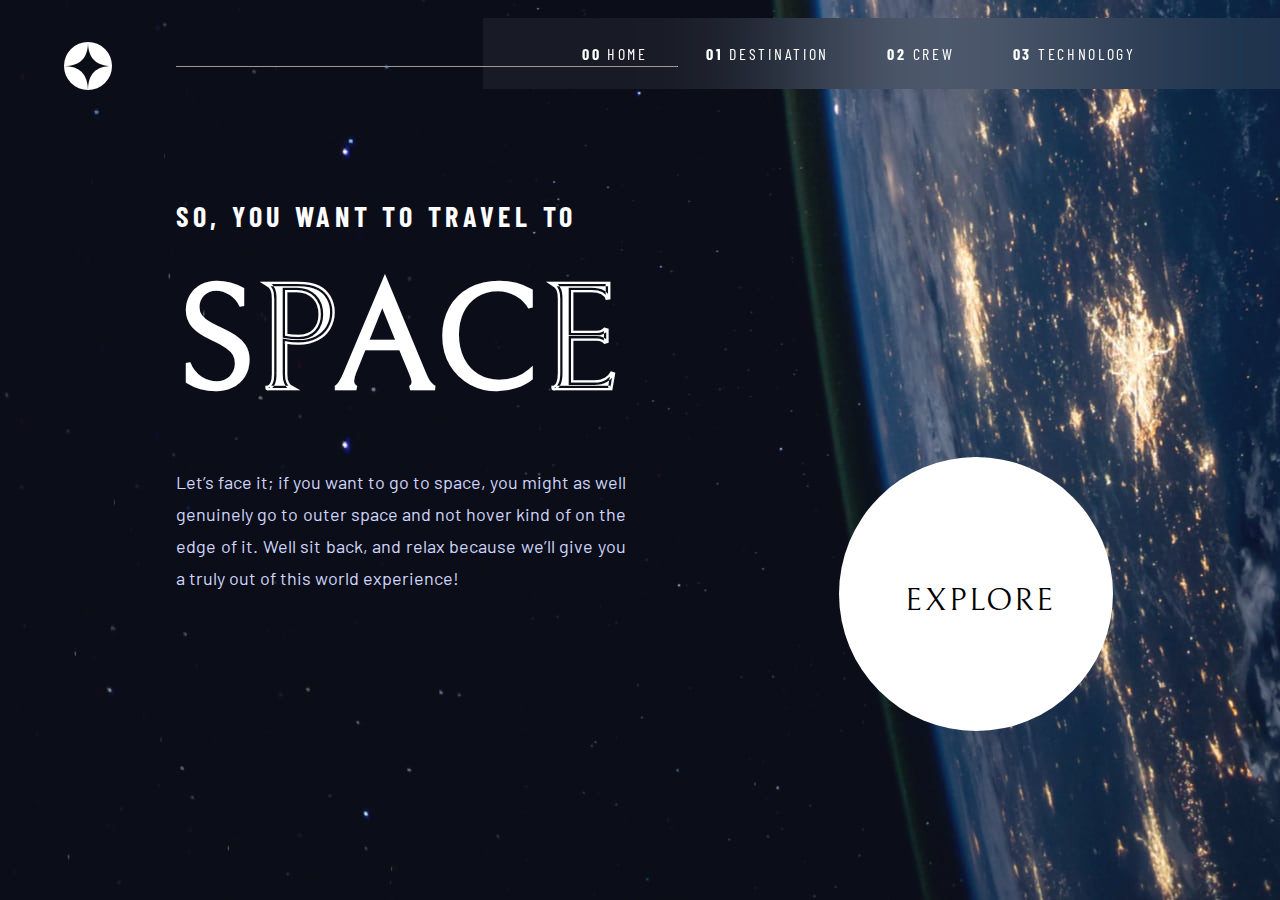
<file: index.html>
<!DOCTYPE html>
<html lang="en">

<head>
	<meta charset="UTF-8">
	<meta name="viewport" content="width=device-width, initial-scale=1.0">

	<!-- inserts favicon on hmtl site-->
	<link rel="icon" type="image/png" sizes="32x32" href="./assets/favicon-32x32.png">

	<!-- link style sheet -->
	<link rel="stylesheet" href="./style.css">

	<title>Frontend Mentor | Space tourism website</title>

	<!-- link google fonts -->
	<link rel="preconnect" href="https://fonts.googleapis.com">
	<link rel="preconnect" href="https://fonts.gstatic.com" crossorigin>
	<link href="https://fonts.googleapis.com/css2?family=Barlow+Condensed&family=Bellefair&display=swap"
		rel="stylesheet">
	<link href="https://fonts.googleapis.com/css2?family=Barlow&display=swap" rel="stylesheet">
</head>

<body>

	<!-- navigation section -->
	<div class="top-div">

		<a href="./index.html">
			<img class="logo-class" src="./assets/shared/logo.svg" alt="circle with a star in the middle">
		</a>

		<hr class="horizontal-line-class">

		<ul class="nav-bar-class">
			<li>
				<a href="./index.html"><span class="nav-bar-bold">00</span> Home</a>
			</li>

			<li>
				<a href="./destination-pages/destination-moon.html"><span class="nav-bar-bold">01</span> Destination</a>
			</li>

			<li>
				<a href="./crew-pages/crew-commander.html"><span class="nav-bar-bold">02</span> Crew</a>
			</li>

			<li>
				<a href="./technology-pages/technology-vehicle.html"><span class="nav-bar-bold">03</span> Technology</a>
			</li>
		</ul>
	</div>

	<div class="middle-div">

		<h5>So, you want to travel to</h5>

		<h1>Space</h1>

		<p>
			Let’s face it; if you want to go to space, you might as well genuinely go to
			outer space and not hover kind of on the edge of it. Well sit back, and relax
			because we’ll give you a truly out of this world experience!
		</p>
	</div>

	<div class="explore-grandpa-circle1">
		<div class="explore-parent-circle1">

			<div class="explore-btn">
				<a href="./destination-pages/destination-moon.html">Explore</a>
			</div>
		</div>
	</div>

</body>
</html>
</file>
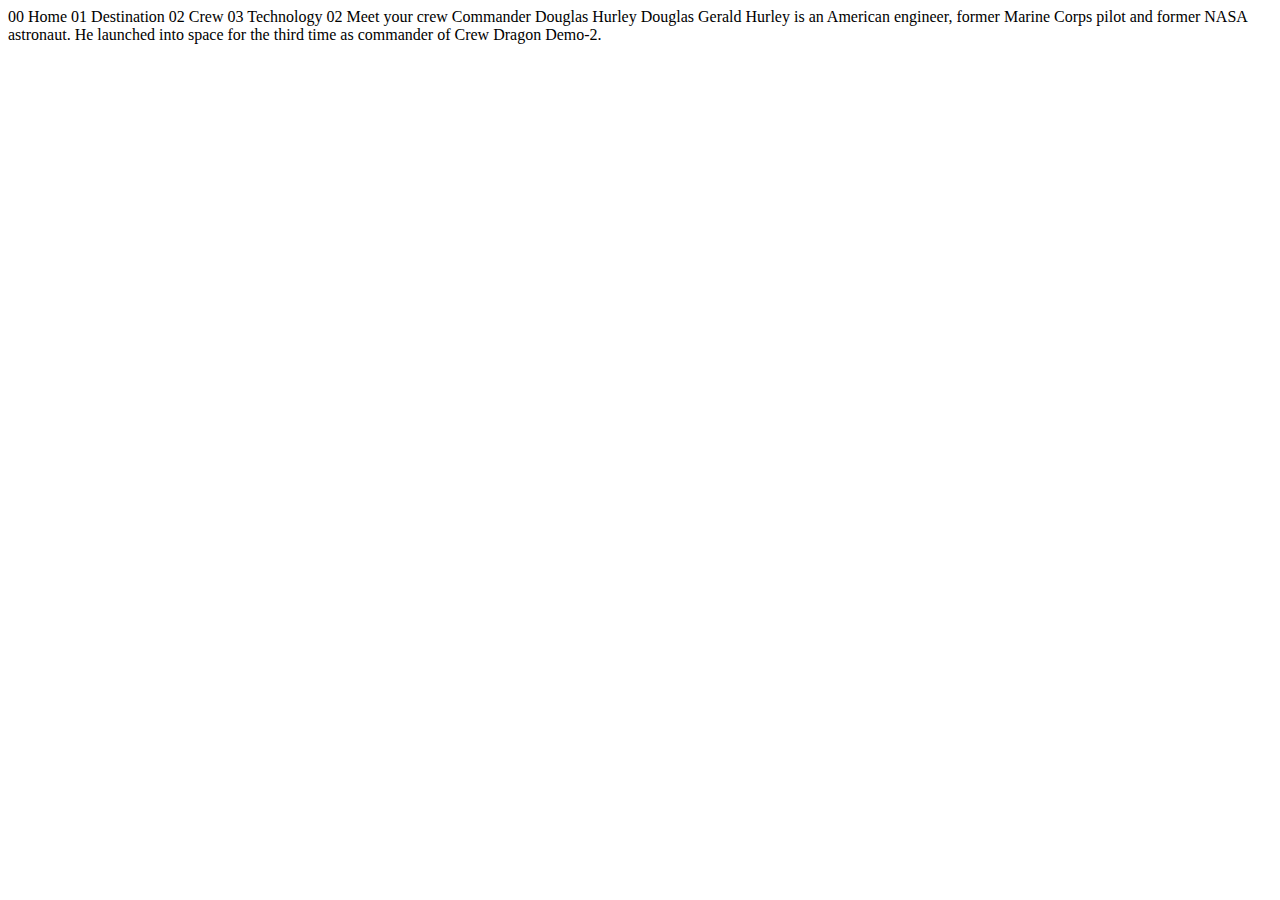
<file: crew-commander.html>
<!DOCTYPE html>
<html lang="en">
<head>
  <meta charset="UTF-8">
  <meta name="viewport" content="width=device-width, initial-scale=1.0">

  <link rel="icon" type="image/png" sizes="32x32" href="./assets/favicon-32x32.png">
  
  <title>Frontend Mentor | Space tourism website</title>
</head>
<body>

  00 Home
  01 Destination
  02 Crew
  03 Technology

  02 Meet your crew

  Commander
  Douglas Hurley

  Douglas Gerald Hurley is an American engineer, former Marine Corps pilot 
  and former NASA astronaut. He launched into space for the third time as 
  commander of Crew Dragon Demo-2.
</body>
</html>
</file>
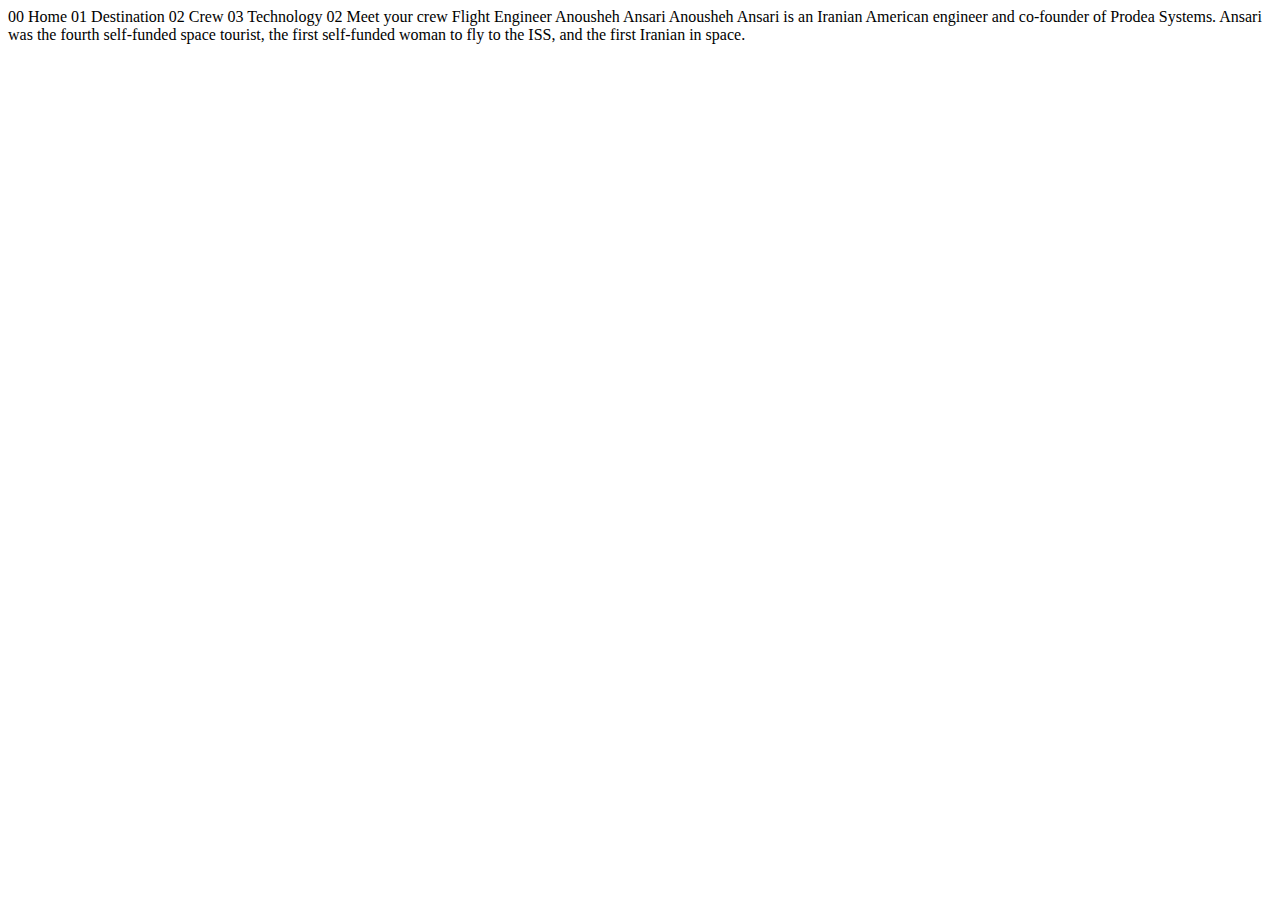
<file: crew-engineer.html>
<!DOCTYPE html>
<html lang="en">
<head>
  <meta charset="UTF-8">
  <meta name="viewport" content="width=device-width, initial-scale=1.0">

  <link rel="icon" type="image/png" sizes="32x32" href="./assets/favicon-32x32.png">
  
  <title>Frontend Mentor | Space tourism website</title>
</head>
<body>

  00 Home
  01 Destination
  02 Crew
  03 Technology

  02 Meet your crew

  Flight Engineer
  Anousheh Ansari

  Anousheh Ansari is an Iranian American engineer and co-founder of Prodea Systems. 
  Ansari was the fourth self-funded space tourist, the first self-funded woman to 
  fly to the ISS, and the first Iranian in space. 
</body>
</html>
</file>
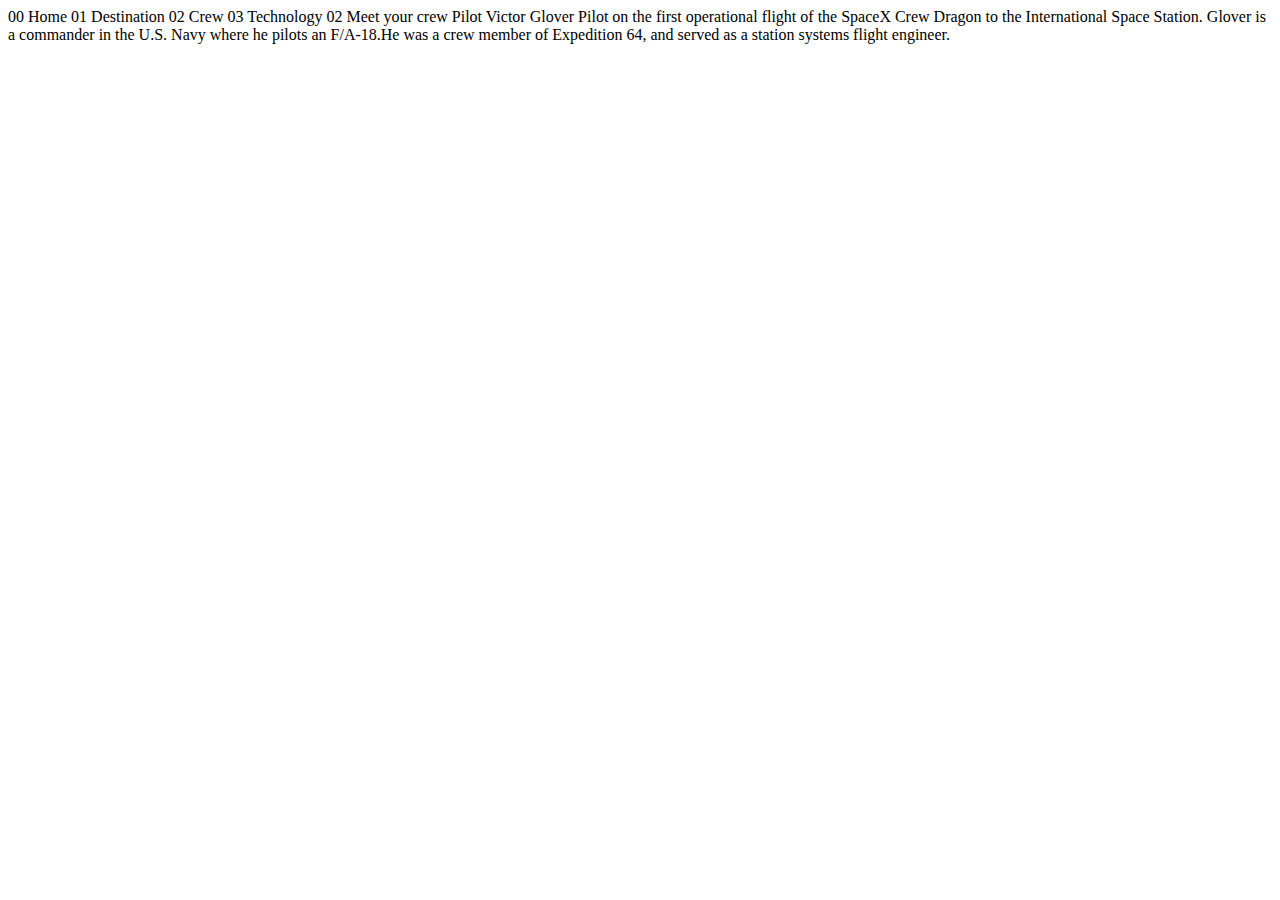
<file: crew-pilot.html>
<!DOCTYPE html>
<html lang="en">
<head>
  <meta charset="UTF-8">
  <meta name="viewport" content="width=device-width, initial-scale=1.0">

  <link rel="icon" type="image/png" sizes="32x32" href="./assets/favicon-32x32.png">
  
  <title>Frontend Mentor | Space tourism website</title>
</head>
<body>

  00 Home
  01 Destination
  02 Crew
  03 Technology

  02 Meet your crew

  Pilot
  Victor Glover

  Pilot on the first operational flight of the SpaceX Crew Dragon to the 
  International Space Station. Glover is a commander in the U.S. Navy where 
  he pilots an F/A-18.He was a crew member of Expedition 64, and served as a 
  station systems flight engineer. 
</body>
</html>
</file>
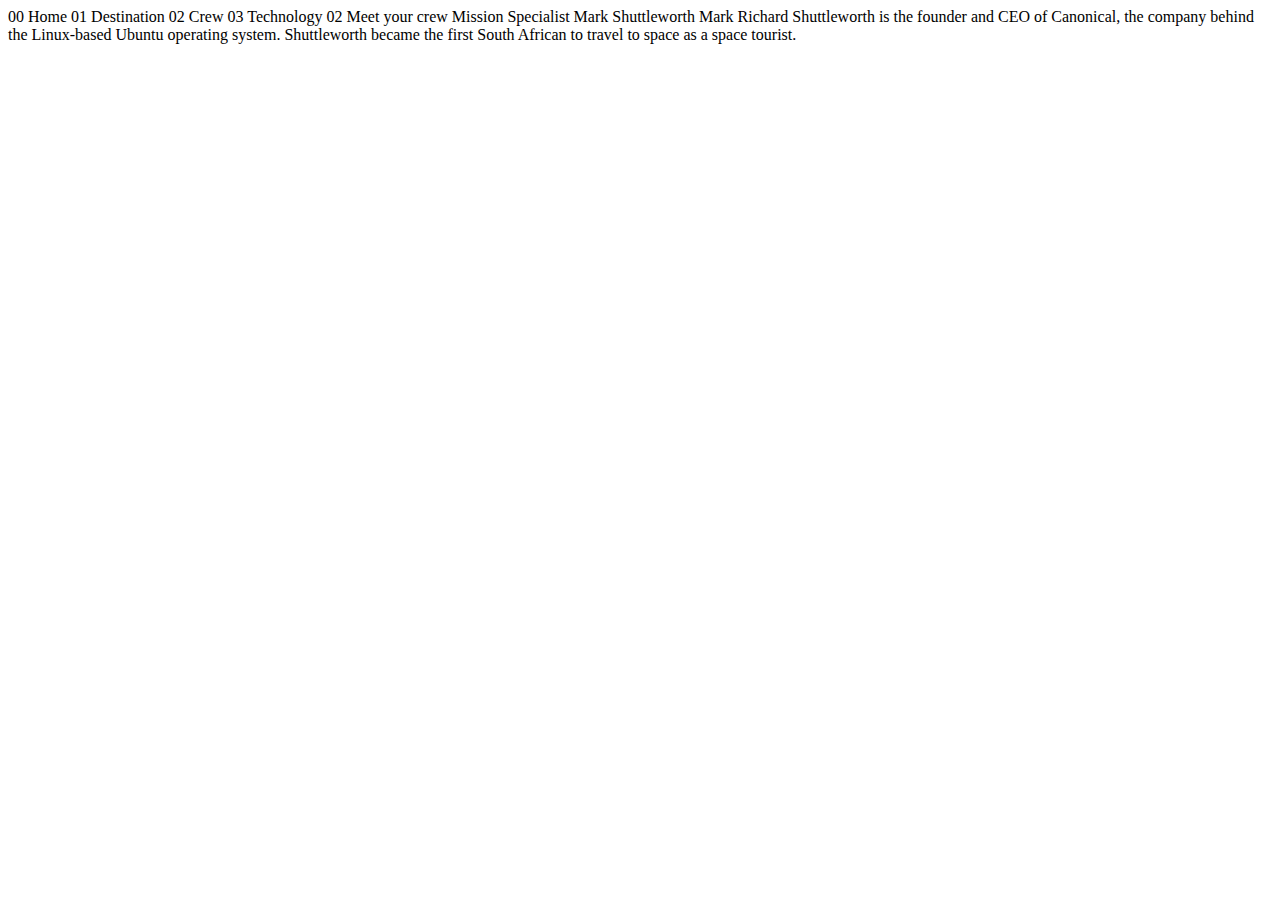
<file: crew-specialist.html>
<!DOCTYPE html>
<html lang="en">
<head>
  <meta charset="UTF-8">
  <meta name="viewport" content="width=device-width, initial-scale=1.0">

  <link rel="icon" type="image/png" sizes="32x32" href="./assets/favicon-32x32.png">
  
  <title>Frontend Mentor | Space tourism website</title>
</head>
<body>

  00 Home
  01 Destination
  02 Crew
  03 Technology

  02 Meet your crew

  Mission Specialist
  Mark Shuttleworth

  Mark Richard Shuttleworth is the founder and CEO of Canonical, the company behind 
  the Linux-based Ubuntu operating system. Shuttleworth became the first South 
  African to travel to space as a space tourist.
</body>
</html>
</file>
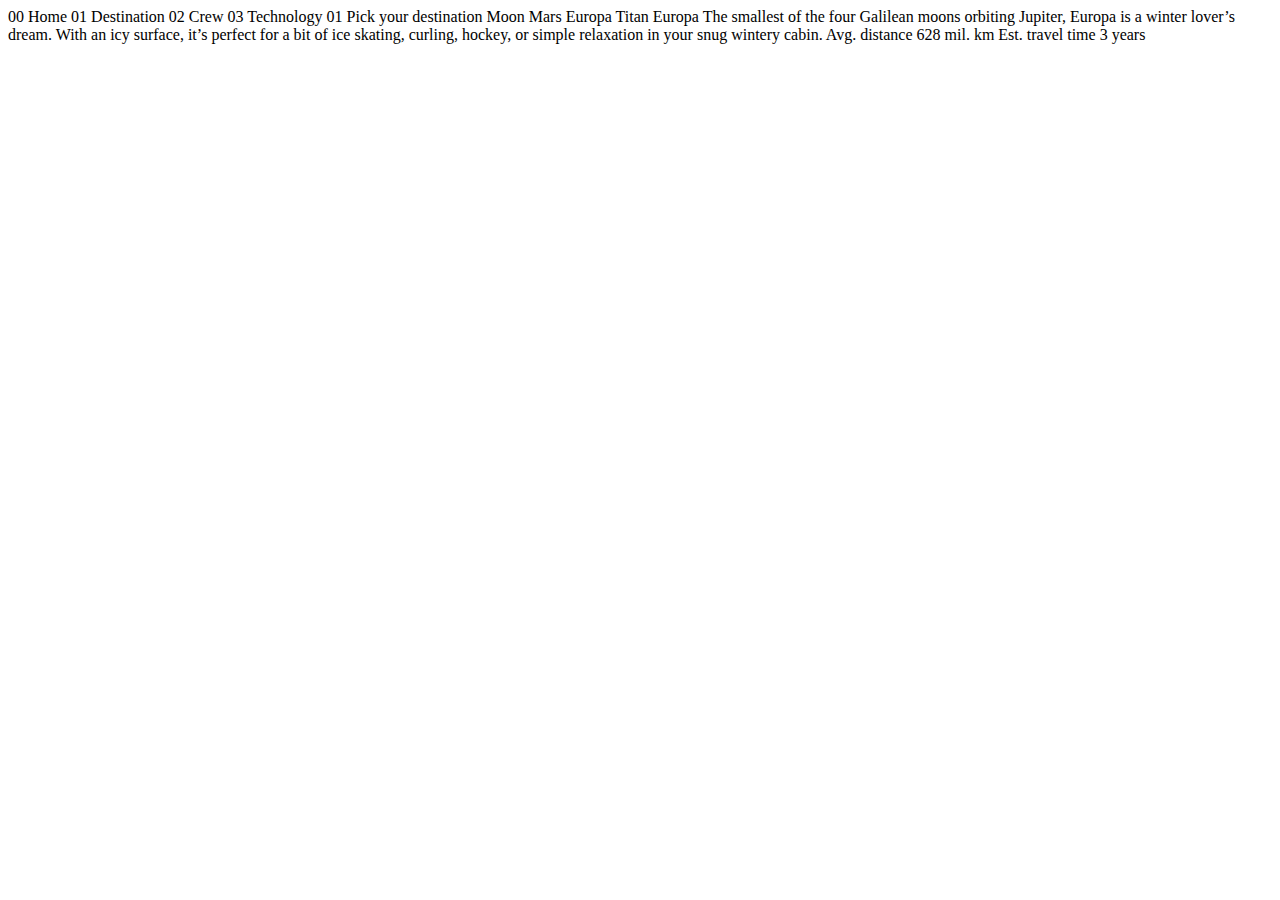
<file: destination-europa.html>
<!DOCTYPE html>
<html lang="en">
<head>
  <meta charset="UTF-8">
  <meta name="viewport" content="width=device-width, initial-scale=1.0">

  <link rel="icon" type="image/png" sizes="32x32" href="./assets/favicon-32x32.png">
  
  <title>Frontend Mentor | Space tourism website</title>
</head>
<body>

  00 Home
  01 Destination
  02 Crew
  03 Technology

  01 Pick your destination

  Moon
  Mars
  Europa
  Titan

  Europa

  The smallest of the four Galilean moons orbiting Jupiter, Europa is a 
  winter lover’s dream. With an icy surface, it’s perfect for a bit of 
  ice skating, curling, hockey, or simple relaxation in your snug 
  wintery cabin.

  Avg. distance
  628 mil. km

  Est. travel time
  3 years
</body>
</html>
</file>
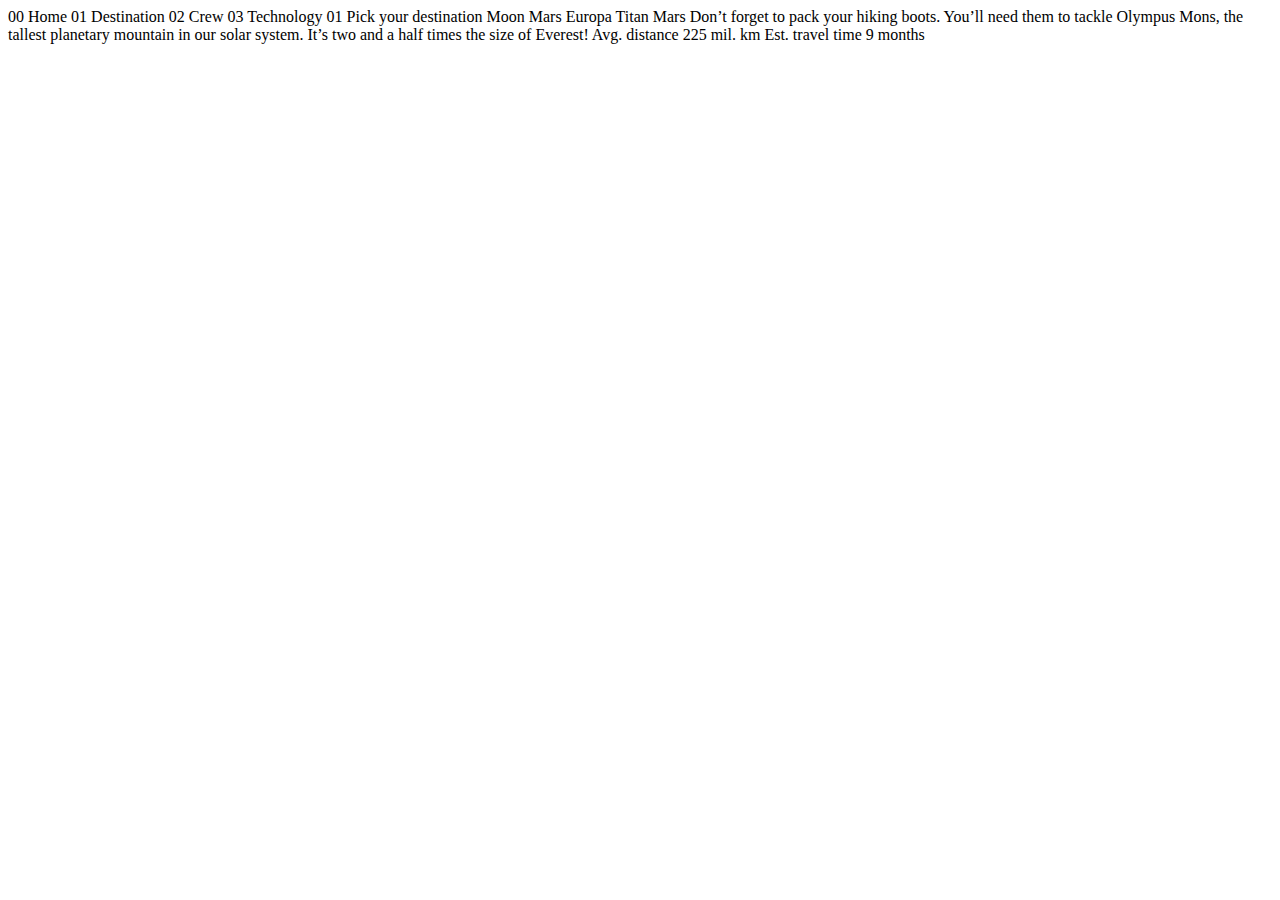
<file: destination-mars.html>
<!DOCTYPE html>
<html lang="en">
<head>
  <meta charset="UTF-8">
  <meta name="viewport" content="width=device-width, initial-scale=1.0">

  <link rel="icon" type="image/png" sizes="32x32" href="./assets/favicon-32x32.png">
  
  <title>Frontend Mentor | Space tourism website</title>
</head>
<body>

  00 Home
  01 Destination
  02 Crew
  03 Technology

  01 Pick your destination

  Moon
  Mars
  Europa
  Titan

  Mars

  Don’t forget to pack your hiking boots. You’ll need them to tackle Olympus Mons, 
  the tallest planetary mountain in our solar system. It’s two and a half times 
  the size of Everest!

  Avg. distance
  225 mil. km

  Est. travel time
  9 months
</body>
</html>
</file>
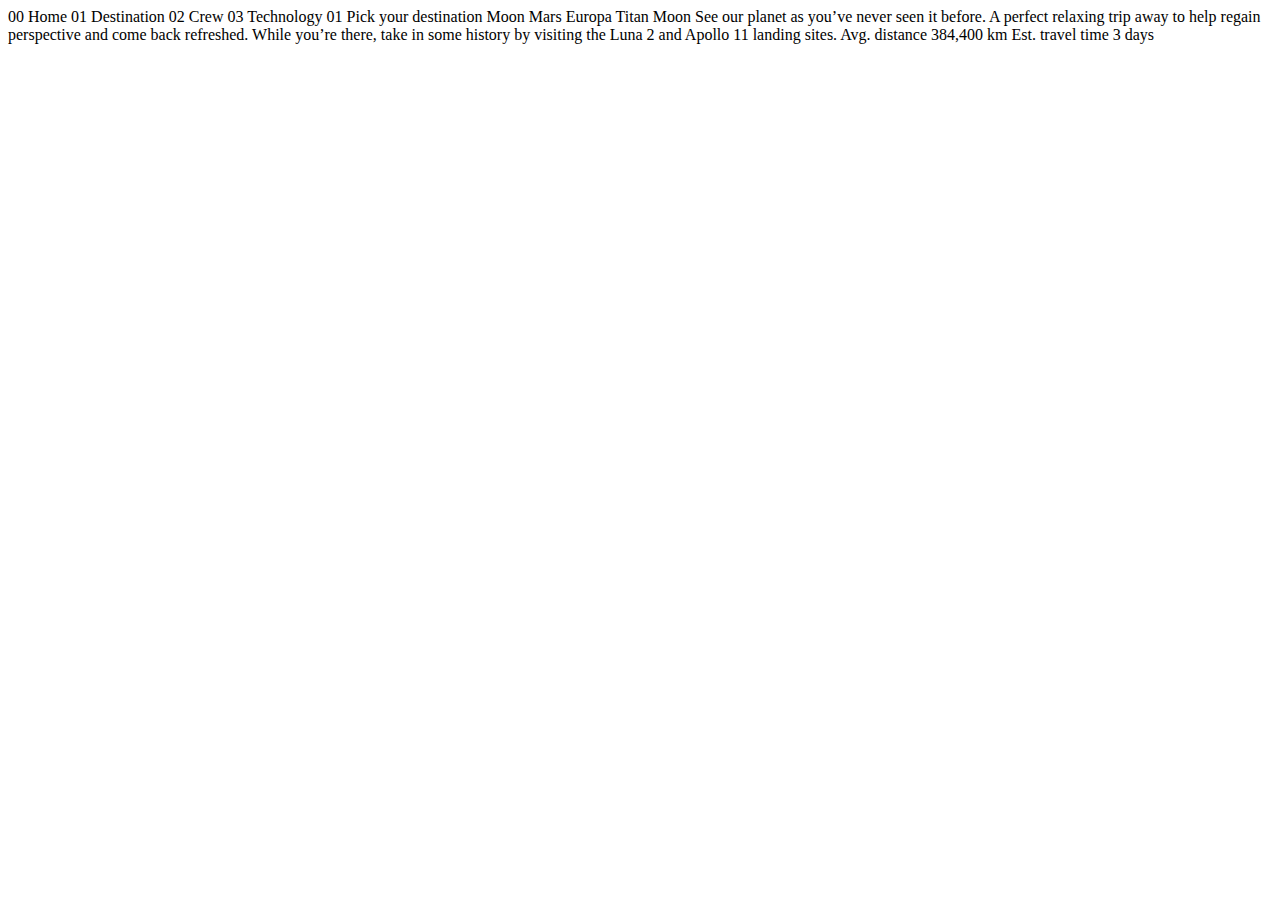
<file: destination-moon.html>
<!DOCTYPE html>
<html lang="en">
<head>
  <meta charset="UTF-8">
  <meta name="viewport" content="width=device-width, initial-scale=1.0">

  <link rel="icon" type="image/png" sizes="32x32" href="./assets/favicon-32x32.png">
  
  <title>Frontend Mentor | Space tourism website</title>
</head>
<body>

  00 Home
  01 Destination
  02 Crew
  03 Technology

  01 Pick your destination

  Moon
  Mars
  Europa
  Titan

  Moon

  See our planet as you’ve never seen it before. A perfect relaxing trip away to help 
  regain perspective and come back refreshed. While you’re there, take in some history 
  by visiting the Luna 2 and Apollo 11 landing sites.

  Avg. distance
  384,400 km

  Est. travel time
  3 days
</body>
</html>
</file>
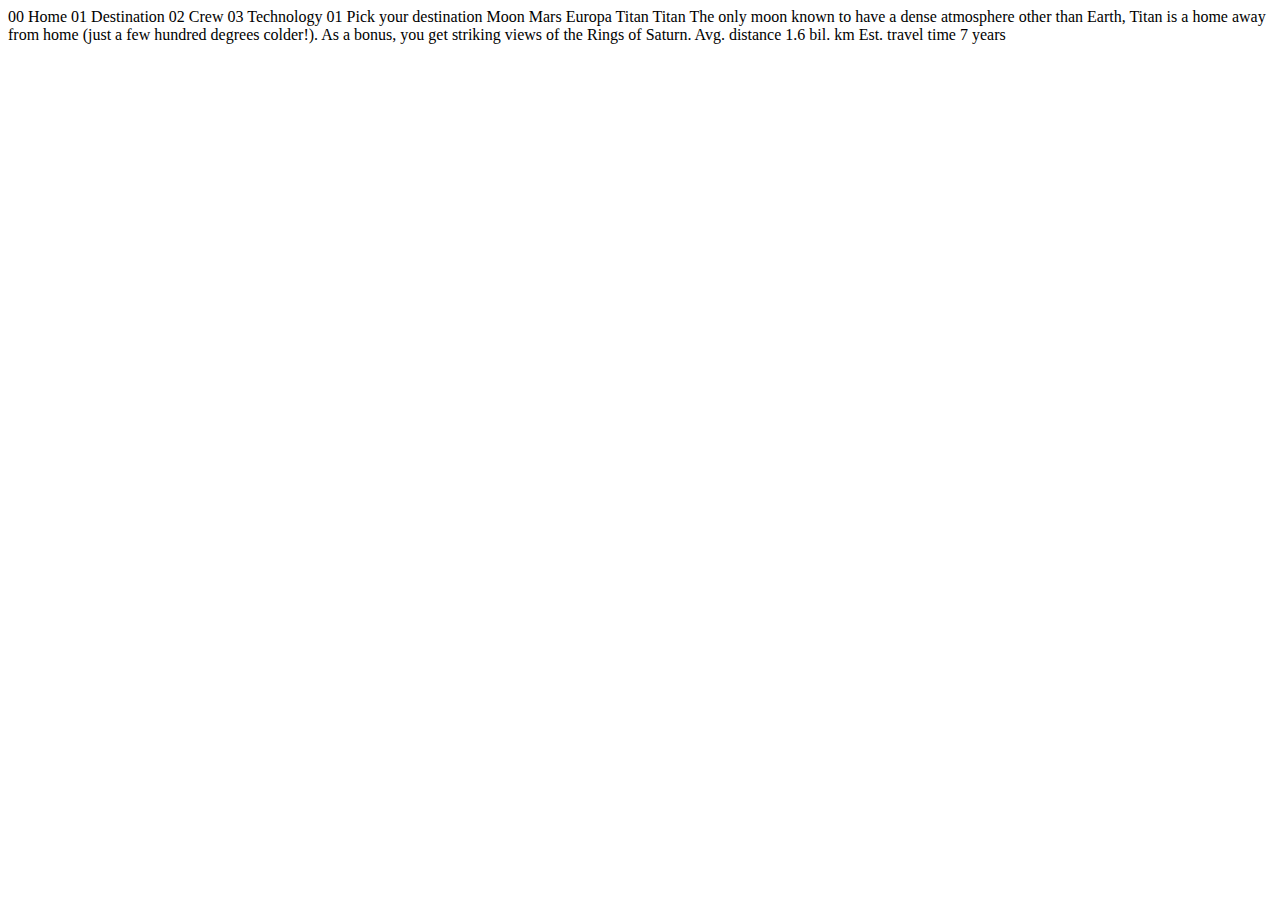
<file: destination-titan.html>
<!DOCTYPE html>
<html lang="en">
<head>
  <meta charset="UTF-8">
  <meta name="viewport" content="width=device-width, initial-scale=1.0">

  <link rel="icon" type="image/png" sizes="32x32" href="./assets/favicon-32x32.png">
  
  <title>Frontend Mentor | Space tourism website</title>
</head>
<body>

  00 Home
  01 Destination
  02 Crew
  03 Technology

  01 Pick your destination

  Moon
  Mars
  Europa
  Titan

  Titan

  The only moon known to have a dense atmosphere other than Earth, Titan 
  is a home away from home (just a few hundred degrees colder!). As a 
  bonus, you get striking views of the Rings of Saturn.

  Avg. distance
  1.6 bil. km

  Est. travel time
  7 years
</body>
</html>
</file>
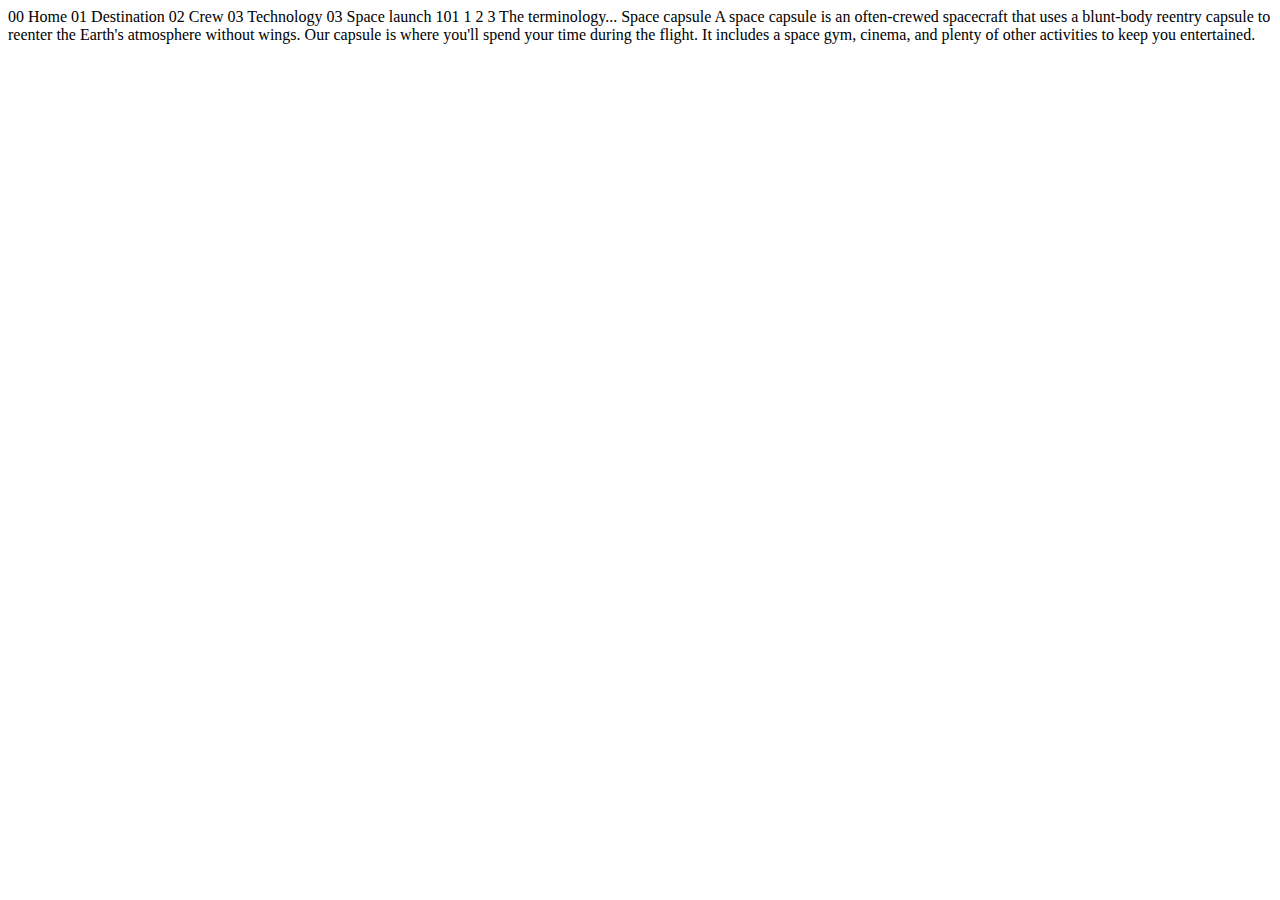
<file: technology-capsule.html>
<!DOCTYPE html>
<html lang="en">
<head>
  <meta charset="UTF-8">
  <meta name="viewport" content="width=device-width, initial-scale=1.0">

  <link rel="icon" type="image/png" sizes="32x32" href="./assets/favicon-32x32.png">
  
  <title>Frontend Mentor | Space tourism website</title>
</head>
<body>

  00 Home
  01 Destination
  02 Crew
  03 Technology

  03 Space launch 101

  1
  2
  3

  The terminology...
  Space capsule

  A space capsule is an often-crewed spacecraft that uses a blunt-body reentry 
  capsule to reenter the Earth's atmosphere without wings. Our capsule is where 
  you'll spend your time during the flight. It includes a space gym, cinema, 
  and plenty of other activities to keep you entertained.
</body>
</html>
</file>
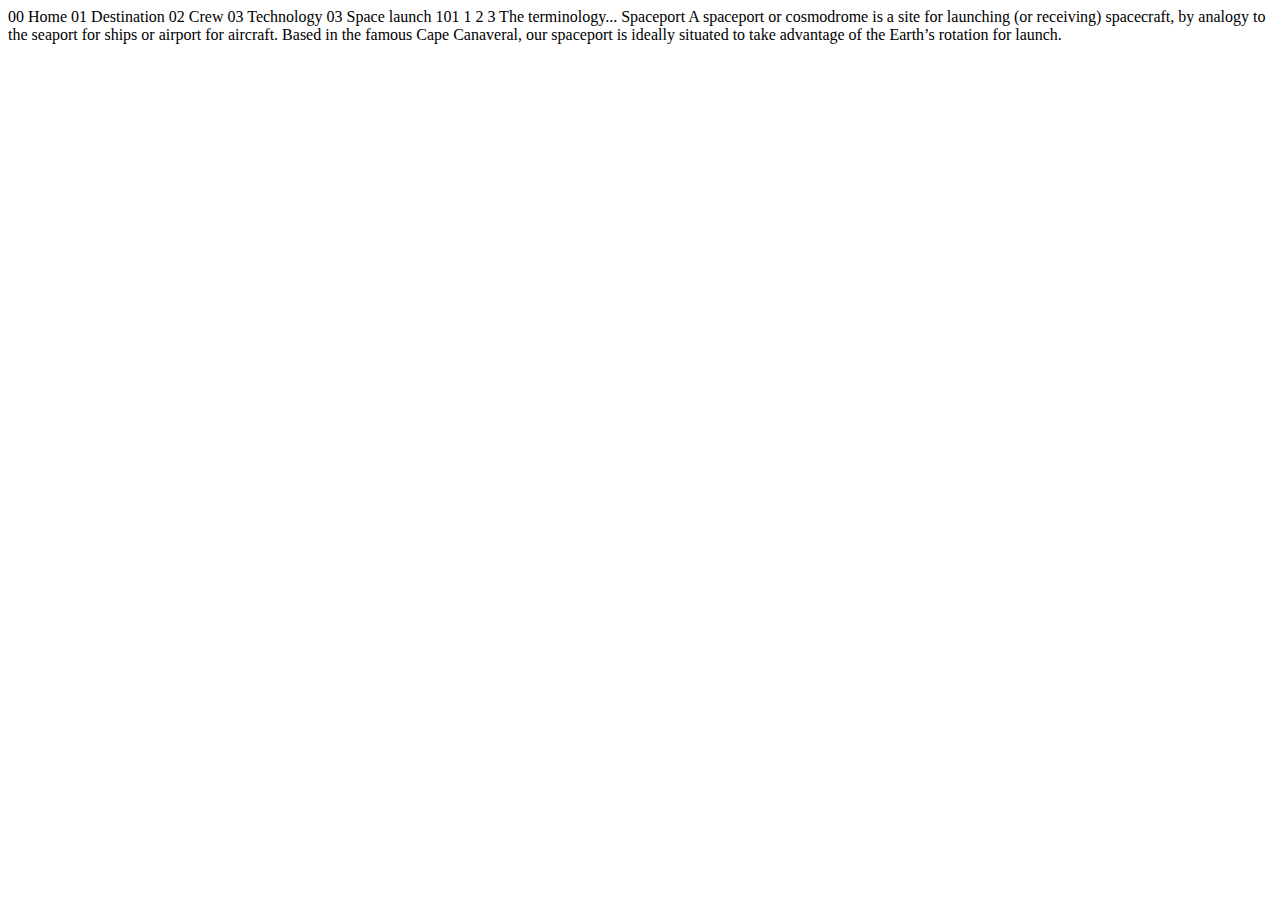
<file: technology-spaceport.html>
<!DOCTYPE html>
<html lang="en">
<head>
  <meta charset="UTF-8">
  <meta name="viewport" content="width=device-width, initial-scale=1.0">

  <link rel="icon" type="image/png" sizes="32x32" href="./assets/favicon-32x32.png">
  
  <title>Frontend Mentor | Space tourism website</title>
</head>
<body>

  00 Home
  01 Destination
  02 Crew
  03 Technology

  03 Space launch 101

  1
  2
  3

  The terminology...
  Spaceport

  A spaceport or cosmodrome is a site for launching (or receiving) spacecraft, 
  by analogy to the seaport for ships or airport for aircraft. Based in the 
  famous Cape Canaveral, our spaceport is ideally situated to take advantage 
  of the Earth’s rotation for launch.
</body>
</html>
</file>
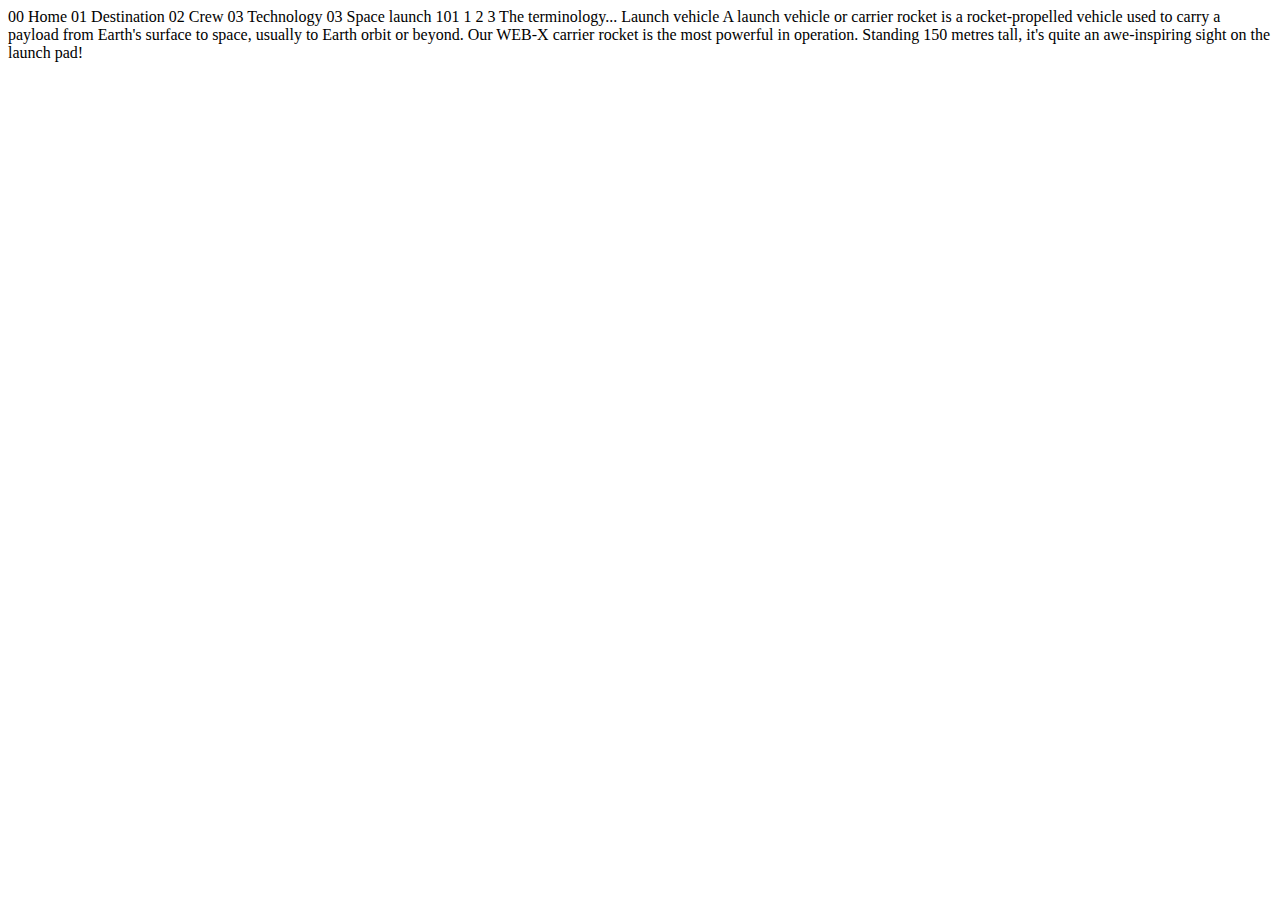
<file: technology-vehicle.html>
<!DOCTYPE html>
<html lang="en">
<head>
  <meta charset="UTF-8">
  <meta name="viewport" content="width=device-width, initial-scale=1.0">

  <link rel="icon" type="image/png" sizes="32x32" href="./assets/favicon-32x32.png">
  
  <title>Frontend Mentor | Space tourism website</title>
</head>
<body>

  00 Home
  01 Destination
  02 Crew
  03 Technology

  03 Space launch 101

  1
  2
  3

  The terminology...
  Launch vehicle

  A launch vehicle or carrier rocket is a rocket-propelled vehicle used to carry a 
  payload from Earth's surface to space, usually to Earth orbit or beyond. Our 
  WEB-X carrier rocket is the most powerful in operation. Standing 150 metres tall, 
  it's quite an awe-inspiring sight on the launch pad!
</body>
</html>
</file>
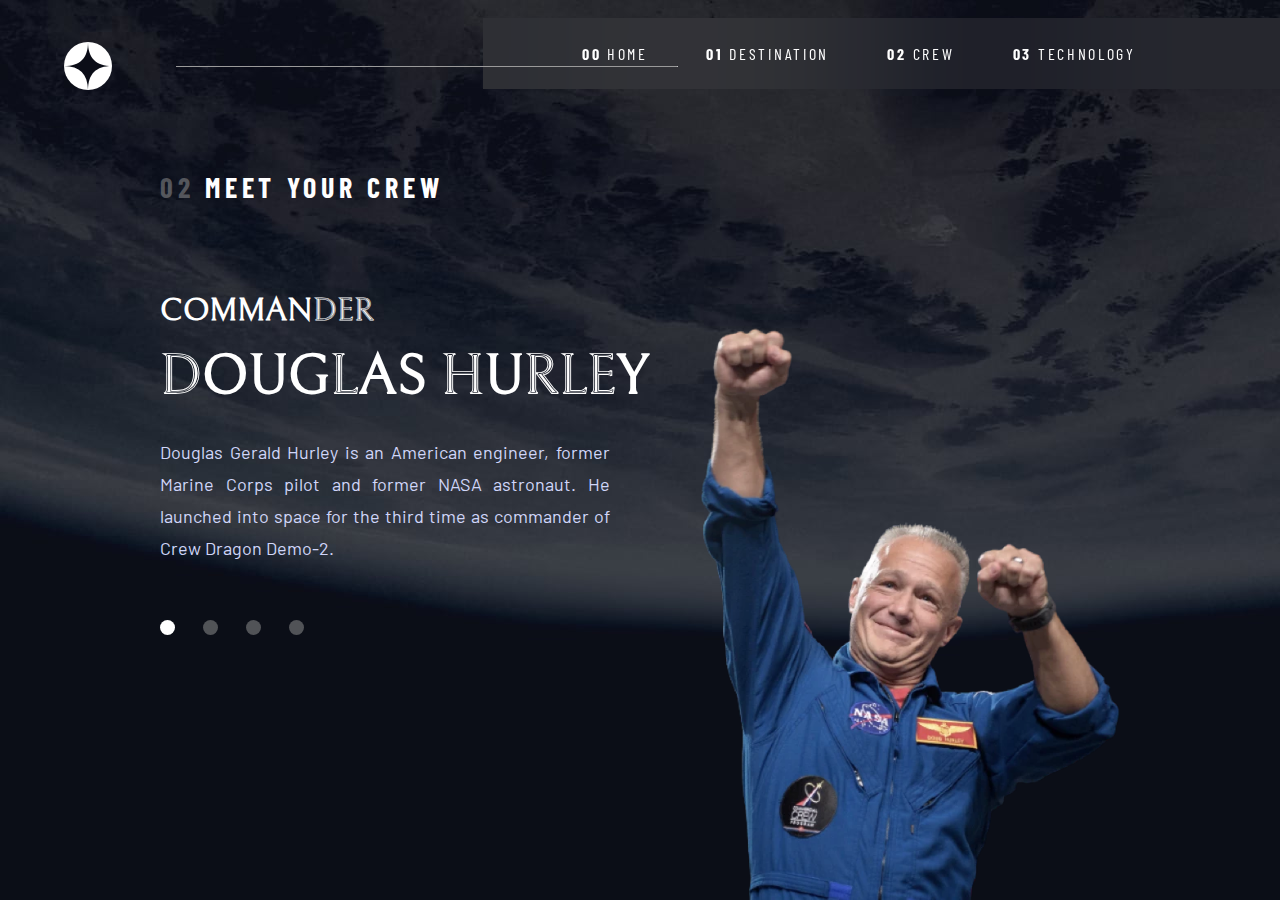
<file: crew-pages/crew-commander.html>
<!DOCTYPE html>
<html lang="en">

<head>
	<meta charset="UTF-8">
	<meta name="viewport" content="width=device-width, initial-scale=1.0">

	<link rel="icon" type="image/png" sizes="32x32" href="./assets/favicon-32x32.png">

	<!-- link style sheet -->
	<link rel="stylesheet" href="./crew-style.css">

	<title>Frontend Mentor | Space tourism website</title>

	<!-- link google fonts -->
	<link rel="preconnect" href="https://fonts.googleapis.com">
	<link rel="preconnect" href="https://fonts.gstatic.com" crossorigin>
	<link href="https://fonts.googleapis.com/css2?family=Barlow+Condensed&family=Bellefair&display=swap" rel="stylesheet">
	<link href="https://fonts.googleapis.com/css2?family=Barlow&display=swap" rel="stylesheet">

</head>

<body>

	<!-- navigation bar -->
	<div class="top-div">

		<a href="../index.html">
			<img class="logo-class" src="../assets/shared/logo.svg" alt="circle with a star in the middle">
		</a>
	
		<hr class="horizontal-line-class">
	
		<ul class="nav-bar-class">
			<li>
				<a href="../index.html"><span class="nav-bar-bold">00</span> Home</a>
			</li>
		
			<li>
				<a href="../destination-pages/destination-moon.html"><span class="nav-bar-bold">01</span> Destination</a>
			</li>
		
			<li>
				<a href="./crew-commander.html"><span class="nav-bar-bold">02</span> Crew</a>
			</li>
		
			<li>
				<a href="../technology-pages/technology-vehicle.html"><span class="nav-bar-bold">03</span> Technology</a>
			</li>
		</ul>
	</div>


	<!-- information section -->
	<div class="left-div">

		<h5><span class="h5-opacity-header">02</span> Meet your crew</h5>
	
		<div class="crew-text-section">

			<h4 class="crew-title">Commander</h4>
			<h3 class="crew-name">Douglas Hurley</h3>
			<p class="crew-paragraph">
				Douglas Gerald Hurley is an American engineer, former Marine Corps pilot
				and former NASA astronaut. He launched into space for the third time as
				commander of Crew Dragon Demo-2.
			</p>
		</div>

		<!-- dot navigation bar -->
		<ul class="dots-section">
			<li>
				<a class="dot-one active-dot" href="./crew-commander.html"></a>
			</li>

			<li>
				<a class="dot-one" href="./crew-specialist.html"></a>
			</li>

			<li>
				<a class="dot-one" href="./crew-pilot.html"></a>
			</li>

			<li>
				<a class="dot-one" href="./crew-engineer.html"></a>
			</li>
		</ul>

	</div>

	<!-- picture section -->
	<div class="crew-picture">
		<img id="commander-img" src="../assets/crew/image-douglas-hurley.webp" alt="Image of Commander Douglas Gerald Hurley, NASA Astronaut">
	</div>


</body>

</html>
</file>
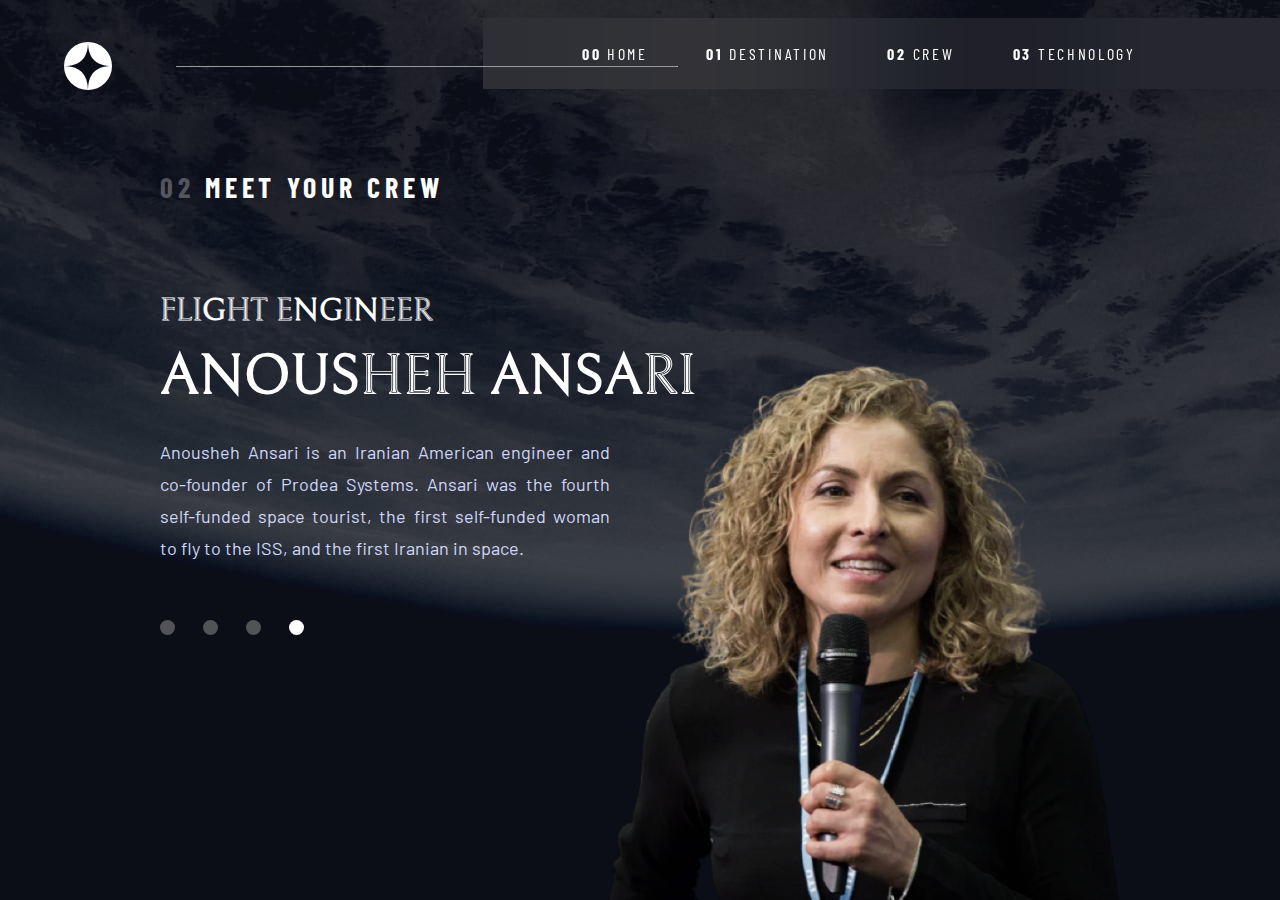
<file: crew-pages/crew-engineer.html>
<!DOCTYPE html>
<html lang="en">

<head>
	<meta charset="UTF-8">
	<meta name="viewport" content="width=device-width, initial-scale=1.0">

	<link rel="icon" type="image/png" sizes="32x32" href="./assets/favicon-32x32.png">

	<!-- link style sheet -->
	<link rel="stylesheet" href="./crew-style.css">

	<title>Frontend Mentor | Space tourism website</title>

	<!-- link google fonts -->
	<link rel="preconnect" href="https://fonts.googleapis.com">
	<link rel="preconnect" href="https://fonts.gstatic.com" crossorigin>
	<link href="https://fonts.googleapis.com/css2?family=Barlow+Condensed&family=Bellefair&display=swap" rel="stylesheet">
	<link href="https://fonts.googleapis.com/css2?family=Barlow&display=swap" rel="stylesheet">
	
</head>

<body>

	<!-- navigation bar -->
	<div class="top-div">

		<a href="../index.html">
			<img class="logo-class" src="../assets/shared/logo.svg" alt="circle with a star in the middle">
		</a>

		<hr class="horizontal-line-class">

		<ul class="nav-bar-class">
			<li>
				<a href="../index.html"><span class="nav-bar-bold">00</span> Home</a>
			</li>

			<li>
				<a href="../destination-pages/destination-moon.html"><span class="nav-bar-bold">01</span>
					Destination</a>
			</li>

			<li>
				<a href="./crew-commander.html"><span class="nav-bar-bold">02</span> Crew</a>
			</li>

			<li>
				<a href="../technology-pages/technology-vehicle.html"><span class="nav-bar-bold">03</span>
					Technology</a>
			</li>
		</ul>
	</div>

	<!-- information section -->
	<div class="left-div">

		<h5><span class="h5-opacity-header">02</span> Meet your crew</h5>

		<div class="crew-text-section">

			<h4 class="crew-title">Flight Engineer</h4>
			<h3 class="crew-name">Anousheh Ansari</h3>
			<p class="crew-paragraph">
				Anousheh Ansari is an Iranian American engineer and co-founder of Prodea Systems.
				Ansari was the fourth self-funded space tourist, the first self-funded woman to
				fly to the ISS, and the first Iranian in space.
			</p>
		</div>

		<!-- dot navigation bar -->
		<ul class="dots-section">
			<li>
				<a class="dot-one" href="./crew-commander.html"></a>
			</li>

			<li>
				<a class="dot-one" href="./crew-specialist.html"></a>
			</li>

			<li>
				<a class="dot-one" href="./crew-pilot.html"></a>
			</li>

			<li>
				<a class="dot-one active-dot" href="./crew-engineer.html"></a>
			</li>
		</ul>

	</div>

	<!-- picture section -->
	<div class="crew-picture">
		<img id="engineer-img" src="../assets/crew/image-anousheh-ansari.webp" alt="Image of Flight Engineer Anousheh Ansari">
	</div>

</body>
</html>
</file>
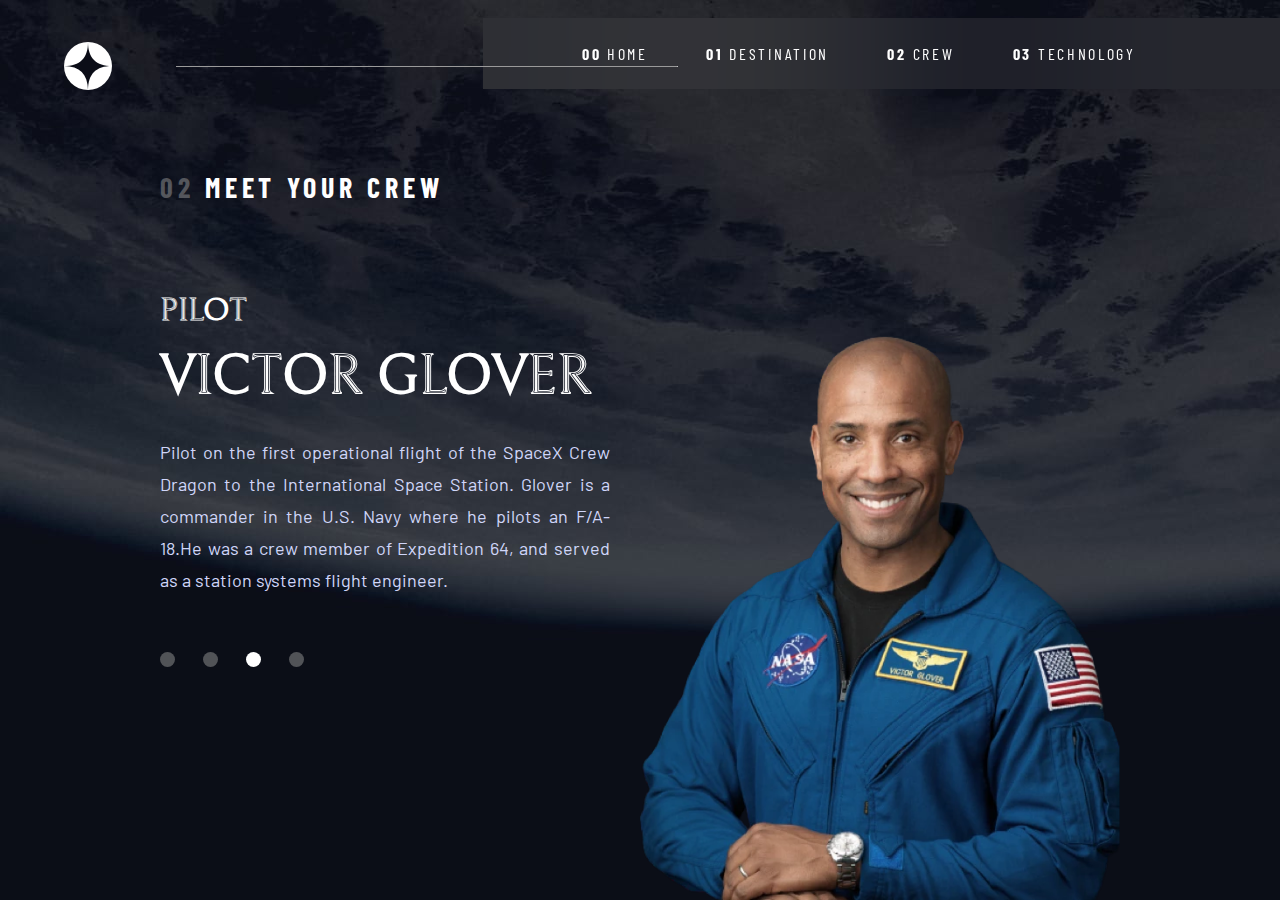
<file: crew-pages/crew-pilot.html>
<!DOCTYPE html>
<html lang="en">

<head>
	<meta charset="UTF-8">
	<meta name="viewport" content="width=device-width, initial-scale=1.0">

	<link rel="icon" type="image/png" sizes="32x32" href="./assets/favicon-32x32.png">

	<!-- link style sheet -->
	<link rel="stylesheet" href="./crew-style.css">

	<title>Frontend Mentor | Space tourism website</title>

	<!-- link google fonts -->
	<link rel="preconnect" href="https://fonts.googleapis.com">
	<link rel="preconnect" href="https://fonts.gstatic.com" crossorigin>
	<link href="https://fonts.googleapis.com/css2?family=Barlow+Condensed&family=Bellefair&display=swap" rel="stylesheet">
	<link href="https://fonts.googleapis.com/css2?family=Barlow&display=swap" rel="stylesheet">
	
</head>

<body>

	<!-- navigation bar -->
	<div class="top-div">

		<a href="../index.html">
			<img class="logo-class" src="../assets/shared/logo.svg" alt="circle with a star in the middle">
		</a>

		<hr class="horizontal-line-class">

		<ul class="nav-bar-class">
			<li>
				<a href="../index.html"><span class="nav-bar-bold">00</span> Home</a>
			</li>

			<li>
				<a href="../destination-pages/destination-moon.html"><span class="nav-bar-bold">01</span>
					Destination</a>
			</li>

			<li>
				<a href="./crew-commander.html"><span class="nav-bar-bold">02</span> Crew</a>
			</li>

			<li>
				<a href="../technology-pages/technology-vehicle.html"><span class="nav-bar-bold">03</span>
					Technology</a>
			</li>
		</ul>
	</div>

	<!-- information section -->
	<div class="left-div">

		<h5><span class="h5-opacity-header">02</span> Meet your crew</h5>

		<div class="crew-text-section">

			<h4 class="crew-title">Pilot</h4>
			<h3 class="crew-name">Victor Glover</h3>
			<p class="crew-paragraph">
				Pilot on the first operational flight of the SpaceX Crew Dragon to the
				International Space Station. Glover is a commander in the U.S. Navy where
				he pilots an F/A-18.He was a crew member of Expedition 64, and served as a
				station systems flight engineer.
			</p>
		</div>

		<!-- dot navigation bar -->
		<ul class="dots-section">
			<li>
				<a class="dot-one" href="./crew-commander.html"></a>
			</li>

			<li>
				<a class="dot-one" href="./crew-specialist.html"></a>
			</li>

			<li>
				<a class="dot-one active-dot" href="./crew-pilot.html"></a>
			</li>

			<li>
				<a class="dot-one" href="./crew-engineer.html"></a>
			</li>
		</ul>

	</div>

	<!-- picture section -->
	<div class="crew-picture">
		<img id="pilot-img" src="../assets/crew/image-victor-glover.webp" alt="Image of Pilot Victor Glover">
	</div>

</body>
</html>
</file>
<file: style.css>
/* -------------------------- index.html -------------------------- */
body {
    /* insert background image */
    background-image: url('./assets/home/background-home-desktop.jpg');

    color: white;

    margin: 0;
    padding: 0;
}

/* heading styles */
h1, h2, h3, h4 {
    font-family: 'Bellefair', sans-serif;
    text-transform: uppercase;
}

h1 {
    font-size: 150px;
}

h2 {
    font-size: 100px;
}

h3 {
    font-size: 56px;
}

h4 {
    font-size: 32px;
}

h5 {
    font-family: 'Barlow Condensed', sans-serif;
    text-transform: uppercase;
    font-size: 28px;
    letter-spacing: 4.72px;
}

/* paragraph styles */
p {
    font-family: 'Barlow', sans-serif;
    font-size: 18px;
    
    /* double spaced */
    line-height: 32px;

    /* justify text */
    text-align: justify;

    color: #D0D6F9;
}

/* ------------------ index.html: top-div ------------------ */
.top-div {
    position: relative;
    margin-top: -22px;
}

.logo-class {
    /* allows the user to set the height and width of the element.
    This value also prevents the line break, which means one element 
    can be placed next to another element within a block. */
    display: inline-block;

    /* 64px = 4rem */
    margin: 4rem;
}

.horizontal-line-class {

    /* 'inline-block' = put the hr line on the same line as the logo and nav menu,
        'absolute' = remove it from the natural flow of the page (= z axis +1) and 
        keep it relative (= inside) its parent (= top-div class) */
    display: inline-block;

    position: absolute;

    /* 88px = 5.5rem */
    top: 5.5rem;

    margin: 0;

    width: 500px;
    
    /* remove border bottom to make line less thick */
    border-bottom: none;
    
    /* move the line above other elements */
    z-index: 1;
}

/* nav bar */
.nav-bar-class {
    /* the element is positioned realitve 
    to its first positioned, non-static, parent element (= the top-div class) */
    position: absolute;
    right: 0;

    /* puts the nav bar in line with the logo and horizontal line */
    display: inline-block;

    /* removes the dotted list */
    list-style: none;

    /* 40px = 2.5rem */
    margin: 2.5rem 0rem 0rem 0rem;

    /* left and right paddding = 117px | 72px */
    padding: 0rem 7.3125rem 0rem 4.5rem;

    /* adds blurred background */
    backdrop-filter: blur(81.55px);
    -webkit-backdrop-filter: blur(81.55px);

    background: rgba(151, 151, 151, 0.1);
}

.nav-bar-class li {
    /* puts each list element in line */
    display: inline-block;
}

.nav-bar-class a {
    font-family: 'Barlow Condensed', sans-serif;
    font-size: 16px;
    letter-spacing: 2.7px;

    color: white;

    text-transform: uppercase;

    /* removes underline */
    text-decoration: none;

    display: block;

    /* text spacing = 25.9px */
    padding: 1.61875rem 0rem;

    margin: 0rem 1.7rem;
}

.nav-bar-bold {
    font-weight: bold;
}

.nav-bar-class a:hover {
    color: yellow;
}

/* ------------------ index.html: middle-div ------------------ */
.middle-div {
    margin-left: 11rem;
    margin-top: 1rem;
    display: inline-block;
}

.middle-div h5 {
    margin: 1.5625rem 0rem;
}

.middle-div h1 {
    /* 1.5625rem = 25px */
    /* 2.22rem = 35.5px */
    margin: 1.5625rem 0rem 2.22rem 0rem; 
}

.middle-div h1:hover {
    color: yellow;
}

.middle-div p {
    margin: 2.22rem 0rem;

    /* max 45 characters per a line */
    width: 45ch;

}

/* ------------------ index.html: button-div ------------------ */
.explore-grandpa-circle1 {
    position: absolute;

    width: 450px;
    height: 450px;

    right: 4.875rem;
    bottom: 5rem;

    background: rgba(255, 255, 255, 0.181);
    border-radius: 100%;
    
    /* hide the box until hovered over */
    visibility: hidden;
}

.explore-grandpa-circle1:hover {
    visibility: visible;
}

.explore-parent-circle1 {
    visibility: visible;
    position: relative;
    background: white;

    margin: 5.4375rem;
    padding: 0;

    width: 274px;
    height: 274px;

    border-radius: 100%;
}

.explore-btn {
    position: relative;
    top: 0px;
    left: 0px;
    
    text-align: center;

    margin: 0;
    padding: 7.8125rem 4.125rem;
}

.explore-btn a {
    font-family: 'Bellefair', sans-serif;
    font-size: 32px;
    letter-spacing: 2px;
    text-transform: uppercase;

    color: black;
    
    text-decoration: none;
}

/* =================== responsive edits =================== */
</file>
<file: crew-pages/crew-style.css>
/* =================== crew files =================== */
body {
    background-image: url('../assets/crew/background-crew-desktop.jpg');

    margin: 0;
    padding: 0;

    color: white;
}

/* heading styles */
h1, h2, h3, h4 {
    font-family: 'Bellefair', sans-serif;
    text-transform: uppercase;
}

h1 {
    font-size: 150px;
}

h2 {
    font-size: 100px;
}

h3 {
    font-size: 56px;
}

h4 {
    font-size: 32px;
}

h5 {
    font-family: 'Barlow Condensed', sans-serif;
    text-transform: uppercase;
    font-size: 28px;
    letter-spacing: 4.72px;
}

.h5-opacity-header {
    color: rgba(151, 151, 151, 0.5);
}

/* paragraph styles */
p {
    font-family: 'Barlow', sans-serif;
    font-size: 18px;
    
    /* double spaced */
    line-height: 32px;

    /* justify text */
    text-align: justify;

    color: #D0D6F9;
}

/* ------------------ top-div = navigation ------------------ */
.top-div {
    position: relative;
    margin-top: -22px;
}

.logo-class {
    /* allows the user to set the height and width of the element.
    This value also prevents the line break, which means one element 
    can be placed next to another element within a block. */
    display: inline-block;

    /* 64px = 4rem */
    margin: 4rem;
    margin-bottom: 0rem;
}

.horizontal-line-class {

    /* 'inline-block' = put the hr line on the same line as the logo and nav menu,
        'absolute' = remove it from the natural flow of the page (= z axis +1) and 
        keep it relative (= inside) its parent (= top-div class) */
    display: inline-block;

    position: absolute;

    /* 88px = 5.5rem */
    top: 5.5rem;

    margin: 0;

    width: 500px;
    
    /* remove border bottom to make line less thick */
    border-bottom: none;
    
    /* move the line above other elements */
    z-index: 1;
}

/* nav bar */
.nav-bar-class {
    /* the element is positioned realitve 
    to its first positioned, non-static, parent element (= the top-div class) */
    position: absolute;
    right: 0;

    /* puts the nav bar in line with the logo and horizontal line */
    display: inline-block;

    /* removes the dotted list */
    list-style: none;

    /* 40px = 2.5rem */
    margin: 2.5rem 0rem 0rem 0rem;

    /* left and right paddding = 117px | 72px */
    padding: 0rem 7.3125rem 0rem 4.5rem;

    /* adds blurred background */
    backdrop-filter: blur(81.55px);
    -webkit-backdrop-filter: blur(81.55px);

    background: rgba(151, 151, 151, 0.1);
;
}

.nav-bar-class li {
    /* puts each list element in line */
    display: inline-block;
}

.nav-bar-class a {
    font-family: 'Barlow Condensed', sans-serif;
    font-size: 16px;
    letter-spacing: 2.7px;

    color: white;

    text-transform: uppercase;

    /* removes underline */
    text-decoration: none;

    display: block;

    /* text spacing = 25.9px */
    padding: 1.61875rem 0rem;

    margin: 0rem 1.7rem;
}

.nav-bar-bold {
    font-weight: bold;
}

.nav-bar-class a:hover {
    color: yellow;
}

/* ------------------ left-div ------------------ */
.left-div {
    margin-left: 10rem;
    margin-top: 4.75rem;
}

.left-div h5, h4, h3, p {
    margin: 0;
}

.crew-text-section {
    margin-top: 5.5rem;
}

.crew-title {
    margin-bottom: 15px;
}

.crew-name {
    margin-bottom: 27px;
}

.crew-paragraph {
    width: 45ch;
    margin-bottom: 3.5rem;
}

/* ------------------ crew-pictures ------------------ */
.crew-picture img {
    position: absolute;
    right: 10rem;
    bottom: 0;
}

#commander-img {
	width: 26.25rem;
}

#specialist-img {
	width: 24rem;
}

#pilot-img {
	width: 30rem;
}

#engineer-img {
	width: 32rem;
}

/* ------------------ dot navigation ------------------ */
.dots-section {
    list-style: none;
    padding-left: 0;
}

.dots-section li {
    display: inline-block;
    
}

.dot-one {
    display: inline-block;
    margin: 0 24px 0 0;
    background: rgba(151, 151, 151, 0.5);
    width: 15px;
    height: 15px;
    border-radius: 100%;
}

.dot-one.active-dot {
    background: white;
}

/* =================== responsive edits =================== */
/* @media screen and () {

} */
</file>
